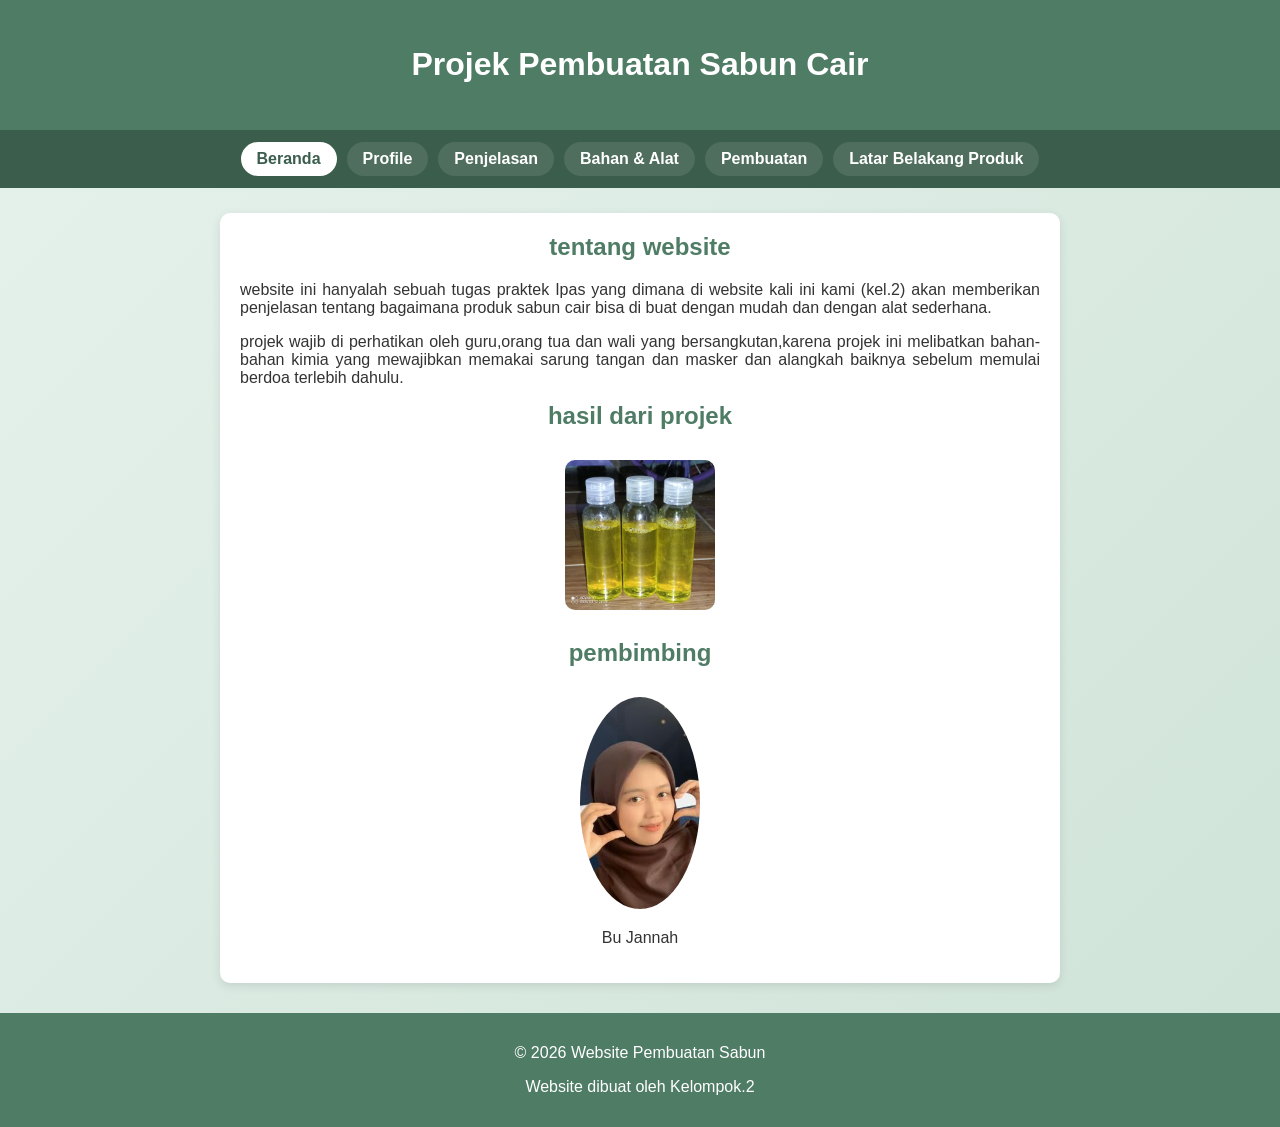
<file: index.html>
<!DOCTYPE html>

<html>
<head>
  <meta http-equiv="CONTENT-TYPE" content="text/html; charset=UTF-8">
  <meta name="viewport" content="width=device-width, initial-scale=1.0">
  <title>Projek Praktek Ipas Kel.2</title>
  <link rel="stylesheet" href="beranda.css">
</head>
<body>
  
  
  <header>
    <h1>Projek Pembuatan Sabun Cair</h1>
  </header>
  
  <nav>
    <a href="index.html" class="active" >Beranda</a>
    <a href="profile.html">Profile</a>
    <a href="penjelasan.html">Penjelasan</a>
    <a href="bahan.html">Bahan & Alat</a>
    <a href="pembuatan.html">Pembuatan</a>
    <a href="Latar_belakang.html" >Latar Belakang Produk</a>
</nav>
  
  <section>
    <h1>tentang website</h1>
    <p class="p1">website ini hanyalah sebuah tugas praktek Ipas yang dimana di website kali ini kami (kel.2)
      akan memberikan penjelasan tentang bagaimana produk sabun cair bisa di buat dengan mudah
      dan dengan alat sederhana.</p>
    <p class="p2">projek wajib di perhatikan oleh guru,orang tua dan wali yang bersangkutan,karena projek ini
      melibatkan bahan-bahan kimia yang mewajibkan memakai sarung tangan dan masker dan alangkah baiknya
      sebelum memulai berdoa terlebih dahulu.
    </p>
    <h2>hasil dari projek</h2>
    <img src="hasil.jpg" height="150" width="150">
    <div class="guru">
      <h2>pembimbing</h2>
  <img src="Bu jannah.jpg">
  <p>Bu Jannah</p>
</div>
  </section>
  
  <footer>
  <p>© 2026 Website Pembuatan Sabun</p>
  <p >Website dibuat oleh Kelompok.2</p>
</footer>
</body>
</html>
</file>
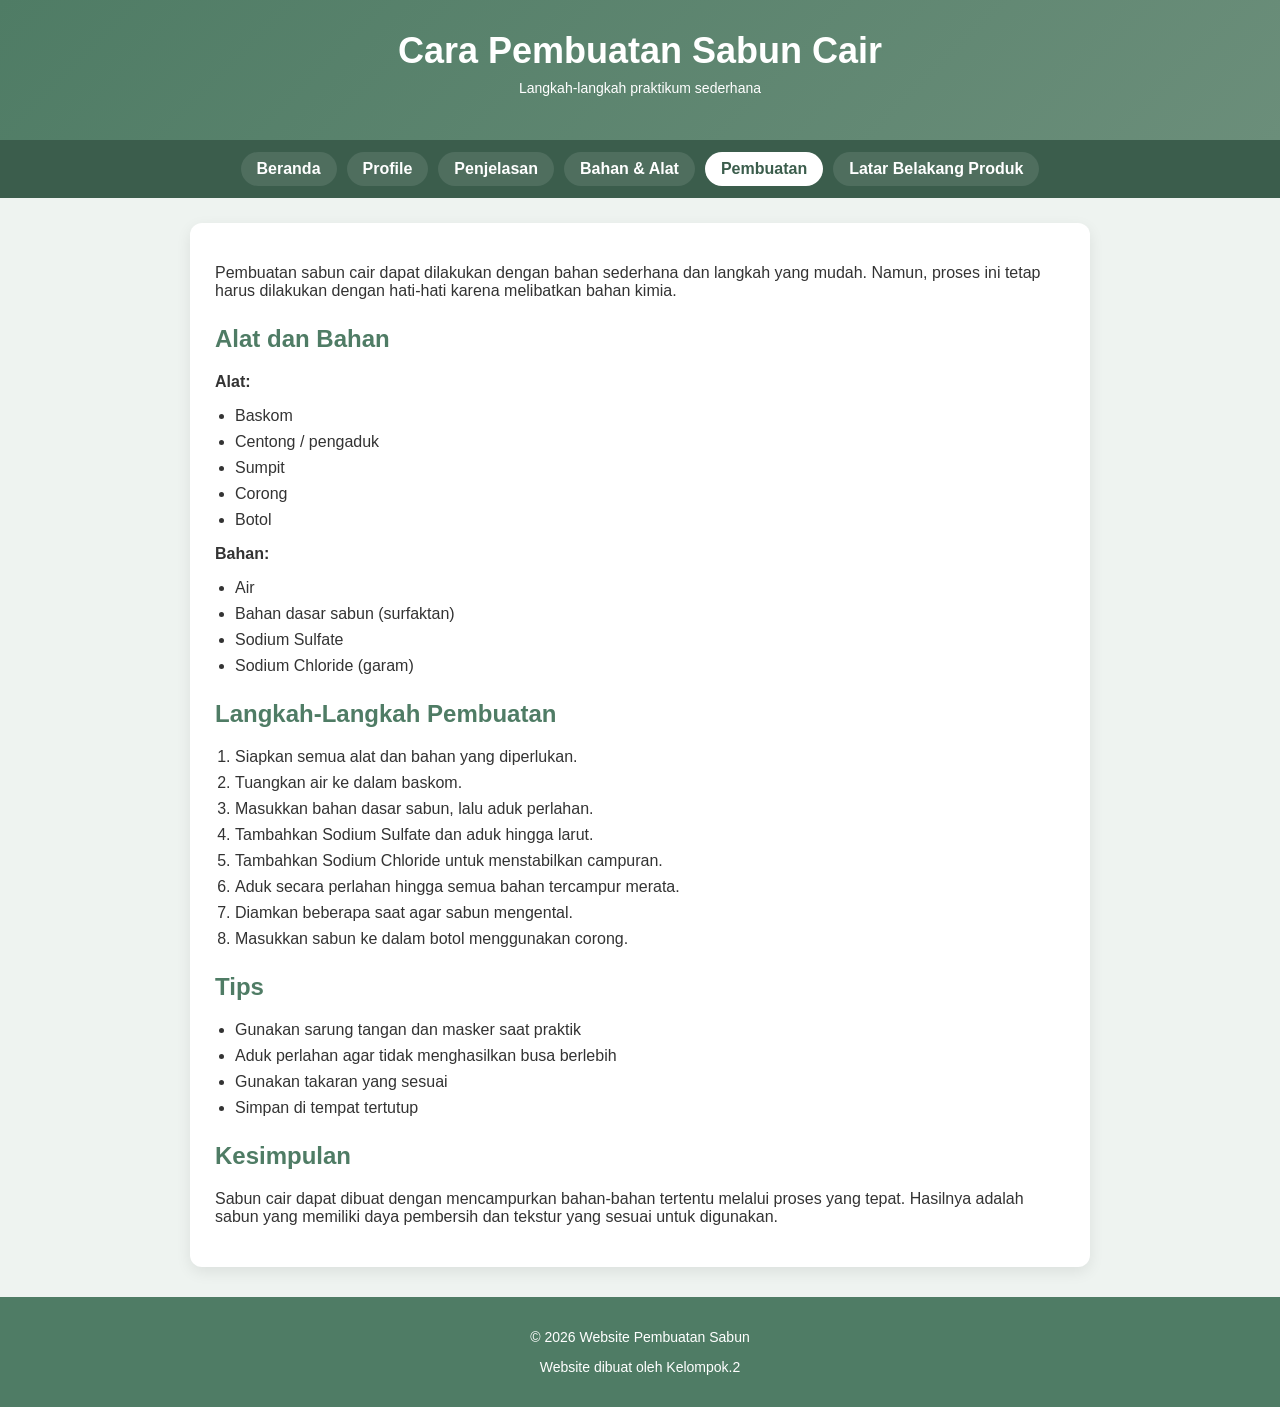
<file: pembuatan.html>
<!DOCTYPE html>
<html lang="id">
<head>
    <meta charset="UTF-8">
    <meta name="viewport" content="width=device-width, initial-scale=1.0">
    <title>Pembuatan Sabun Cair</title>
    <link rel="stylesheet" href="pembuatan.css">
</head>

<body>

<header>
    <h1>Cara Pembuatan Sabun Cair</h1>
    <p>Langkah-langkah praktikum sederhana</p>
</header>
  
 
      <nav>
    <a href="index.html" >Beranda</a>
    <a href="profile.html">Profile</a>
    <a href="penjelasan.html">Penjelasan</a>
    <a href="bahan.html">Bahan & Alat</a>
    <a href="pembuatan.html" class="active">Pembuatan</a>
    <a href="Latar_belakang.html" >Latar Belakang Produk</a>
</nav>
    
<main>

    <p>
        Pembuatan sabun cair dapat dilakukan dengan bahan sederhana dan langkah yang mudah.
        Namun, proses ini tetap harus dilakukan dengan hati-hati karena melibatkan bahan kimia.
    </p>

    <h2>Alat dan Bahan</h2>

    <p><strong>Alat:</strong></p>
    <ul>
        <li>Baskom</li>
        <li>Centong / pengaduk</li>
        <li>Sumpit</li>
        <li>Corong</li>
        <li>Botol</li>
    </ul>

    <p><strong>Bahan:</strong></p>
    <ul>
        <li>Air</li>
        <li>Bahan dasar sabun (surfaktan)</li>
        <li>Sodium Sulfate</li>
        <li>Sodium Chloride (garam)</li>
    </ul>

    <h2>Langkah-Langkah Pembuatan</h2>

    <ol>
        <li>Siapkan semua alat dan bahan yang diperlukan.</li>
        <li>Tuangkan air ke dalam baskom.</li>
        <li>Masukkan bahan dasar sabun, lalu aduk perlahan.</li>
        <li>Tambahkan Sodium Sulfate dan aduk hingga larut.</li>
        <li>Tambahkan Sodium Chloride untuk menstabilkan campuran.</li>
        <li>Aduk secara perlahan hingga semua bahan tercampur merata.</li>
        <li>Diamkan beberapa saat agar sabun mengental.</li>
        <li>Masukkan sabun ke dalam botol menggunakan corong.</li>
    </ol>

    <h2>Tips</h2>
    <ul>
        <li>Gunakan sarung tangan dan masker saat praktik</li>
        <li>Aduk perlahan agar tidak menghasilkan busa berlebih</li>
        <li>Gunakan takaran yang sesuai</li>
        <li>Simpan di tempat tertutup</li>
    </ul>

    <h2>Kesimpulan</h2>
    <p>
        Sabun cair dapat dibuat dengan mencampurkan bahan-bahan tertentu melalui proses yang tepat.
        Hasilnya adalah sabun yang memiliki daya pembersih dan tekstur yang sesuai untuk digunakan.
    </p>

</main>

<footer>
    <p>© 2026 Website Pembuatan Sabun</p>
    <p>Website dibuat oleh Kelompok.2</p>
</footer>

</body>
</html>
</file>
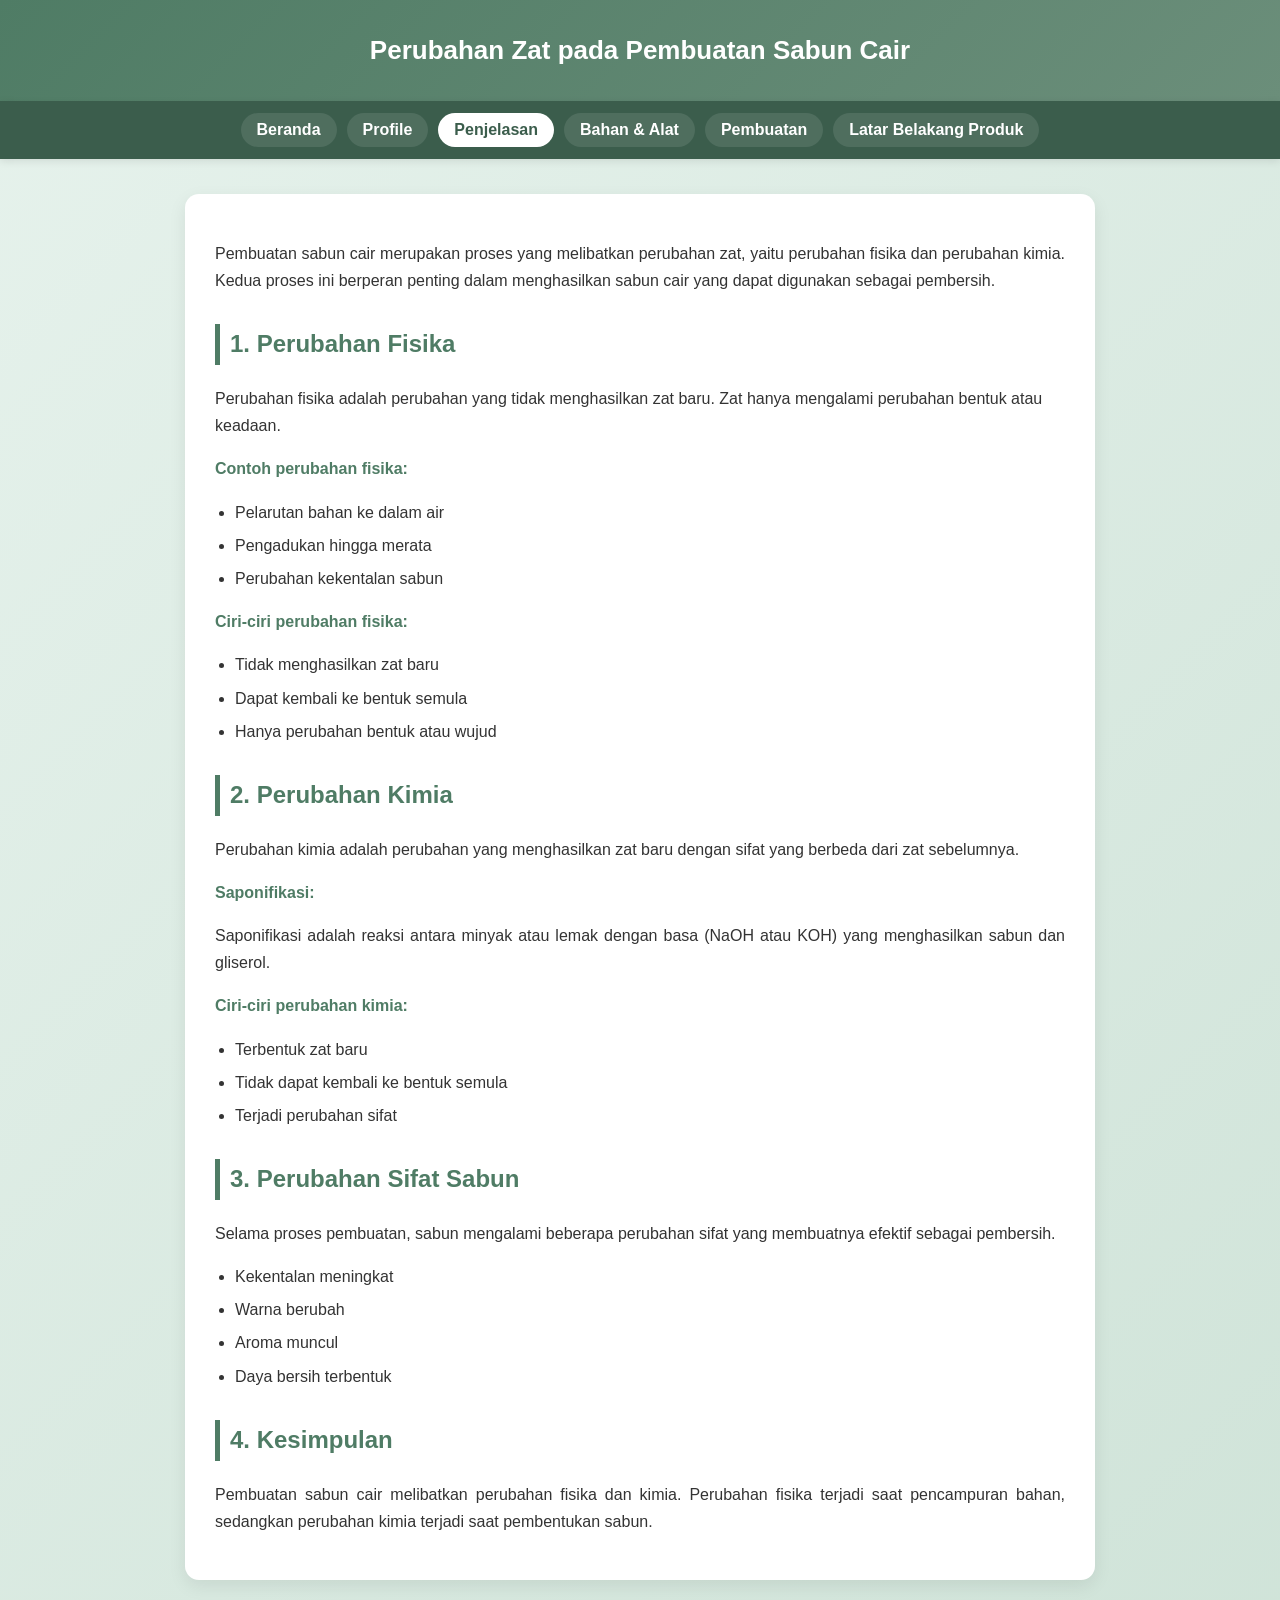
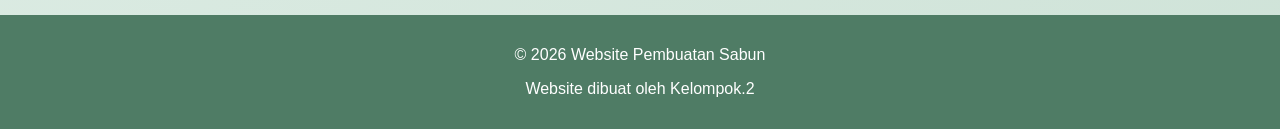
<file: penjelasan.html>
<!DOCTYPE html>
<html lang="id">
<head>
    <meta charset="UTF-8">
    <meta name="viewport" content="width=device-width, initial-scale=1.0">
    <title>Perubahan Zat Sabun Cair</title>
  <link rel="stylesheet" href="penjelasan.css">
</head>

<body>
  
    <header>
        <h1>Perubahan Zat pada Pembuatan Sabun Cair</h1>
    </header>
  
   <nav>
    <a href="index.html" >Beranda</a>
    <a href="profile.html">Profile</a>
    <a href="penjelasan.html" class="active">Penjelasan</a>
    <a href="bahan.html">Bahan & Alat</a>
    <a href="pembuatan.html">Pembuatan</a>
    <a href="Latar_belakang.html" >Latar Belakang Produk</a>
</nav>

    <main>

        <p class="p1">
            Pembuatan sabun cair merupakan proses yang melibatkan perubahan zat,
            yaitu perubahan fisika dan perubahan kimia. Kedua proses ini berperan
            penting dalam menghasilkan sabun cair yang dapat digunakan sebagai
            pembersih.
        </p>

        <h2>1. Perubahan Fisika</h2>
        <p>
            Perubahan fisika adalah perubahan yang tidak menghasilkan zat baru.
            Zat hanya mengalami perubahan bentuk atau keadaan.
        </p>

        <p><strong>Contoh perubahan fisika:</strong></p>
        <ul>
            <li>Pelarutan bahan ke dalam air</li>
            <li>Pengadukan hingga merata</li>
            <li>Perubahan kekentalan sabun</li>
        </ul>

        <p><strong>Ciri-ciri perubahan fisika:</strong></p>
        <ul>
            <li>Tidak menghasilkan zat baru</li>
            <li>Dapat kembali ke bentuk semula</li>
            <li>Hanya perubahan bentuk atau wujud</li>
        </ul>

        <h2>2. Perubahan Kimia</h2>
        <p class="p1">
            Perubahan kimia adalah perubahan yang menghasilkan zat baru dengan
            sifat yang berbeda dari zat sebelumnya.
        </p>

        <p><strong>Saponifikasi:</strong></p>
        <p class="p1">
            Saponifikasi adalah reaksi antara minyak atau lemak dengan basa
            (NaOH atau KOH) yang menghasilkan sabun dan gliserol.
        </p>

        <p><strong>Ciri-ciri perubahan kimia:</strong></p>
        <ul>
            <li>Terbentuk zat baru</li>
            <li>Tidak dapat kembali ke bentuk semula</li>
            <li>Terjadi perubahan sifat</li>
        </ul>

        <h2>3. Perubahan Sifat Sabun</h2>
        <p class="p1">
            Selama proses pembuatan, sabun mengalami beberapa perubahan sifat
            yang membuatnya efektif sebagai pembersih.
        </p>

        <ul>
            <li>Kekentalan meningkat</li>
            <li>Warna berubah</li>
            <li>Aroma muncul</li>
            <li>Daya bersih terbentuk</li>
        </ul>

        <h2>4. Kesimpulan</h2>
        <p class="p1">
            Pembuatan sabun cair melibatkan perubahan fisika dan kimia.
            Perubahan fisika terjadi saat pencampuran bahan, sedangkan
            perubahan kimia terjadi saat pembentukan sabun.
        </p>
    </main>

  <footer>
  <p>© 2026 Website Pembuatan Sabun</p>
  <p>Website dibuat oleh Kelompok.2</p>
</footer>
</body>
</html>
</file>
<file: beranda.css>
body {
    font-family: Arial, sans-serif;
    margin: 0;
    background: linear-gradient(135deg, #e6f2ec, #cfe3d8);
    color: #333;
}

header {
    background: #4f7c65;
    color: white;
    text-align: center;
    padding: 25px 10px;
}

nav {
    display: flex;
    justify-content: center;
    flex-wrap: wrap;
    gap: 10px;
    background: #3b5d4c;
    padding: 12px;
}

nav a {
    color: white;
    text-decoration: none;
    padding: 8px 16px;
    border-radius: 20px;
    background: rgba(255,255,255,0.1);
    transition: 0.3s;
    font-weight: bold;
}

nav a:hover {
    background: white;
    color: #3b5d4c;
}

nav a.active {
    background: white;
    color: #3b5d4c;
}

section {
    max-width: 800px;
    margin: 25px auto;
    padding: 20px;
    background: white;
    border-radius: 10px;
    box-shadow: 0 3px 10px rgba(0,0,0,0.1);
    text-align: center;
}

section h1 {
    margin-top: 0;
    color: #4f7c65;
}

h2 {
    margin-top: 0;
    color: #4f7c65;
}

.p1, .p2 {
    text-align: justify;
    margin-bottom: 15px;
}

section img {
    margin-top: 10px;
    border-radius: 10px;
}

.guru {
    margin-top: 25px;
}

.guru img {
    width: 120px;
    border-radius: 50%;
    margin-top: 10px;
    background-color: 4f7c65;
}

footer {
    text-align: center;
    padding: 15px;
    background: #4f7c65;
    color: white;
    margin-top: 30px;
}
</file>
<file: pembuatan.css>
body {
    font-family: Arial, sans-serif;
    margin: 0;
    background: #eef3f0;
    color: #333;
}

header {
    background: linear-gradient(135deg, #4f7c65, #6b8e7a);
    color: white;
    text-align: center;
    padding: 30px 15px;
}

header h1 {
    margin: 0;
    font-size: 36px;
}

header p {
    margin-top: 8px;
    font-size: 14px;
}

nav {
    display: flex;
    justify-content: center;
    flex-wrap: wrap;
    gap: 10px;
    background: #3b5d4c;
    padding: 12px;
}

nav a {
    color: white;
    text-decoration: none;
    padding: 8px 16px;
    border-radius: 20px;
    background: rgba(255,255,255,0.1);
    transition: 0.3s;
    font-weight: bold;
}

nav a:hover {
    background: white;
    color: #3b5d4c;
    transform: translateY(-2px);
}

nav a.active {
    background: white;
    color: #3b5d4c;
}

main {
    max-width: 850px;
    margin: 25px auto;
    padding: 25px;
    background: white;
    border-radius: 12px;
    box-shadow: 0 5px 15px rgba(0,0,0,0.08);
}

h2 {
    color: #4f7c65;
    margin-top: 25px;
}

ul, ol {
    padding-left: 20px;
}

li {
    margin-bottom: 8px;
}

footer {
    text-align: center;
    padding: 18px;
    background: #4f7c65;
    color: white;
    margin-top: 30px;
    font-size: 14px;
}
</file>
<file: penjelasan.css>
body {
    font-family: Arial, sans-serif;
    margin: 0;
    background: linear-gradient(135deg, #e6f2ec, #cfe3d8);
    color: #333;
}

header {
    background: linear-gradient(135deg, #4f7c65, #6b8e7a);
    color: white;
    text-align: center;
    padding: 35px 15px;
}

header h1 {
    margin: 0;
    font-size: 26px;
}

header p {
    margin-top: 10px;
    font-size: 14px;
    opacity: 0.9;
}

nav {
    display: flex;
    justify-content: center;
    flex-wrap: wrap;
    gap: 10px;
    background: #3b5d4c;
    padding: 12px;
    box-shadow: 0 2px 8px rgba(0,0,0,0.1);
}

nav a {
    color: white;
    text-decoration: none;
    padding: 8px 16px;
    border-radius: 20px;
    background: rgba(255,255,255,0.1);
    transition: 0.3s;
    font-weight: bold;
}

nav a:hover {
    background: white;
    color: #3b5d4c;
    transform: translateY(-2px);
}

nav a.active {
    background: white;
    color: #3b5d4c;
}

main {
    max-width: 850px;
    margin: 35px auto;
    padding: 30px;
    background: white;
    border-radius: 14px;
    box-shadow: 0 6px 18px rgba(0,0,0,0.08);
    line-height: 1.7;
}

h2 {
    color: #4f7c65;
    margin-top: 30px;
    border-left: 5px solid #4f7c65;
    padding-left: 10px;
}

.p1{
    text-align: justify;
    margin-bottom: 15px;
}

ul {
    padding-left: 20px;
    margin-bottom: 15px;
}

li {
    margin-bottom: 6px;
}

strong {
    color: #4f7c65;
}

footer {
    text-align: center;
    padding: 15px;
    background: #4f7c65;
    color: white;
    margin-top: 30px;
}
</file>
